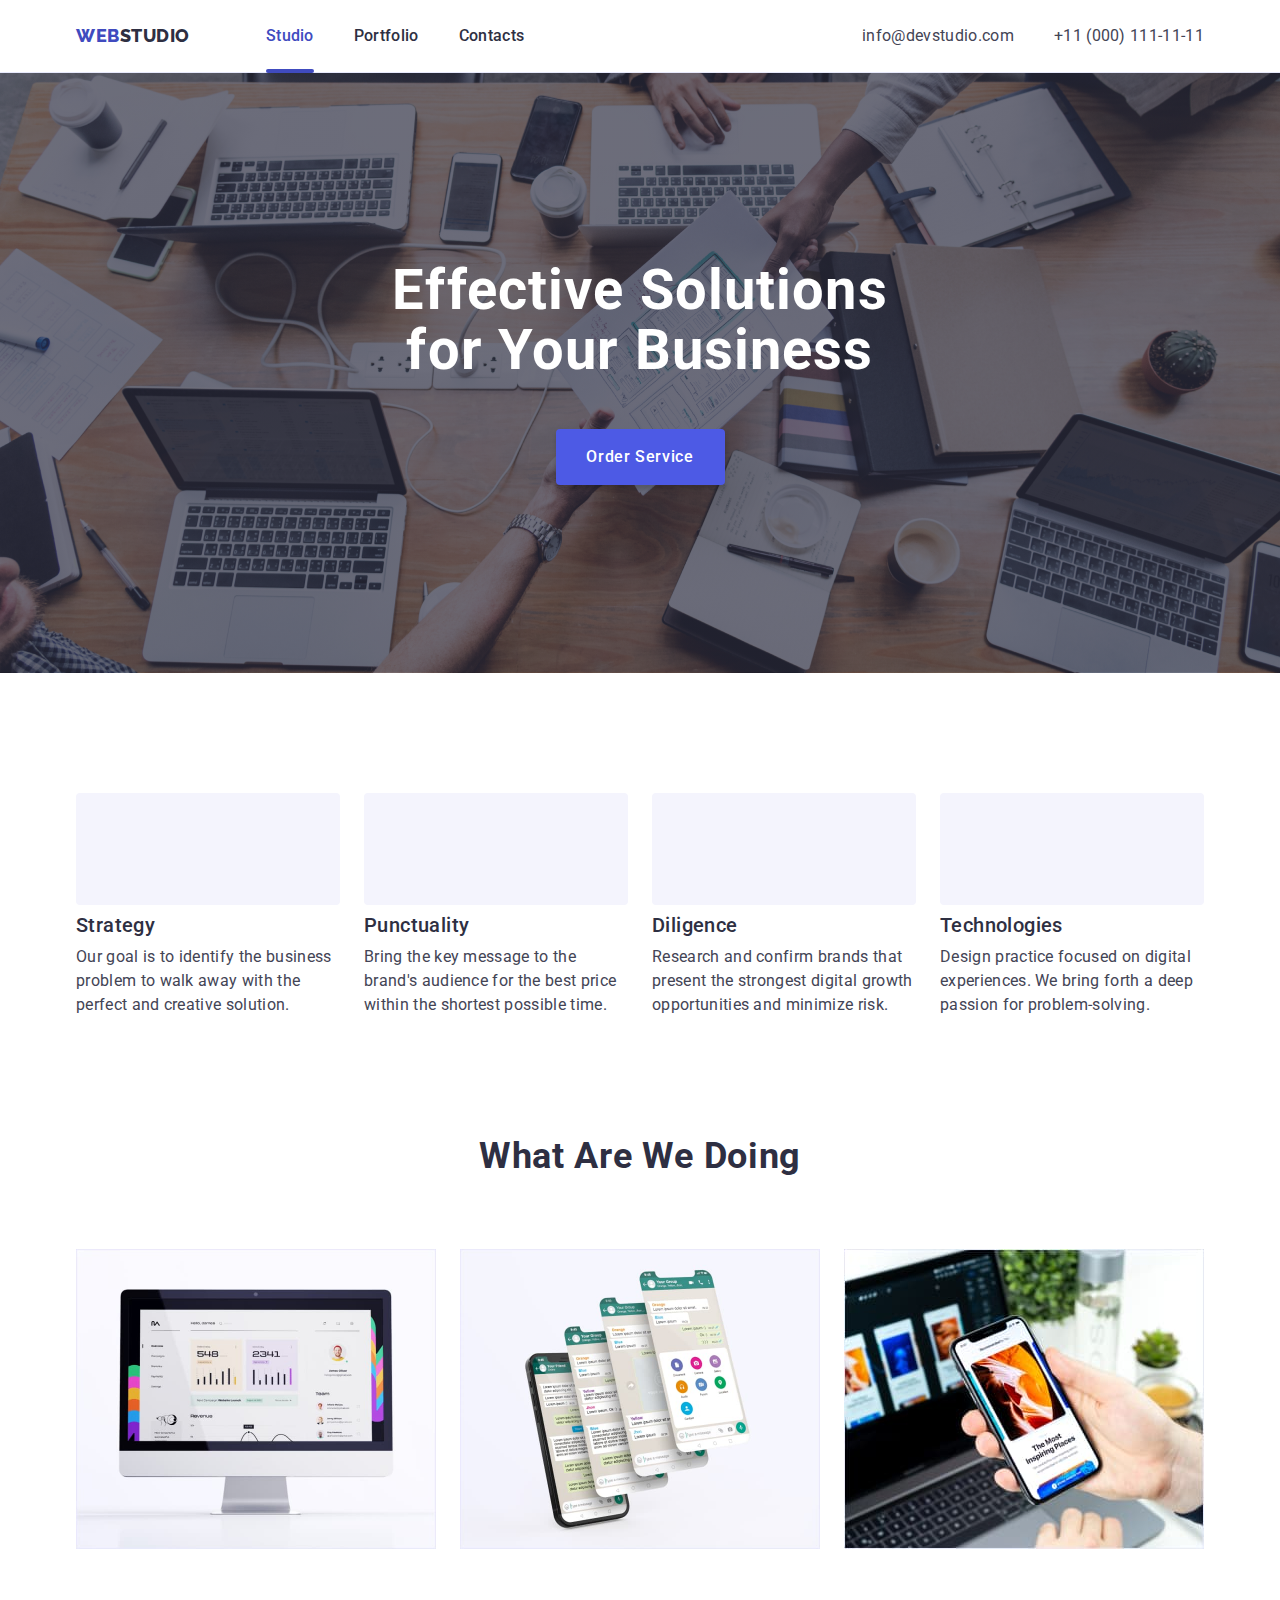
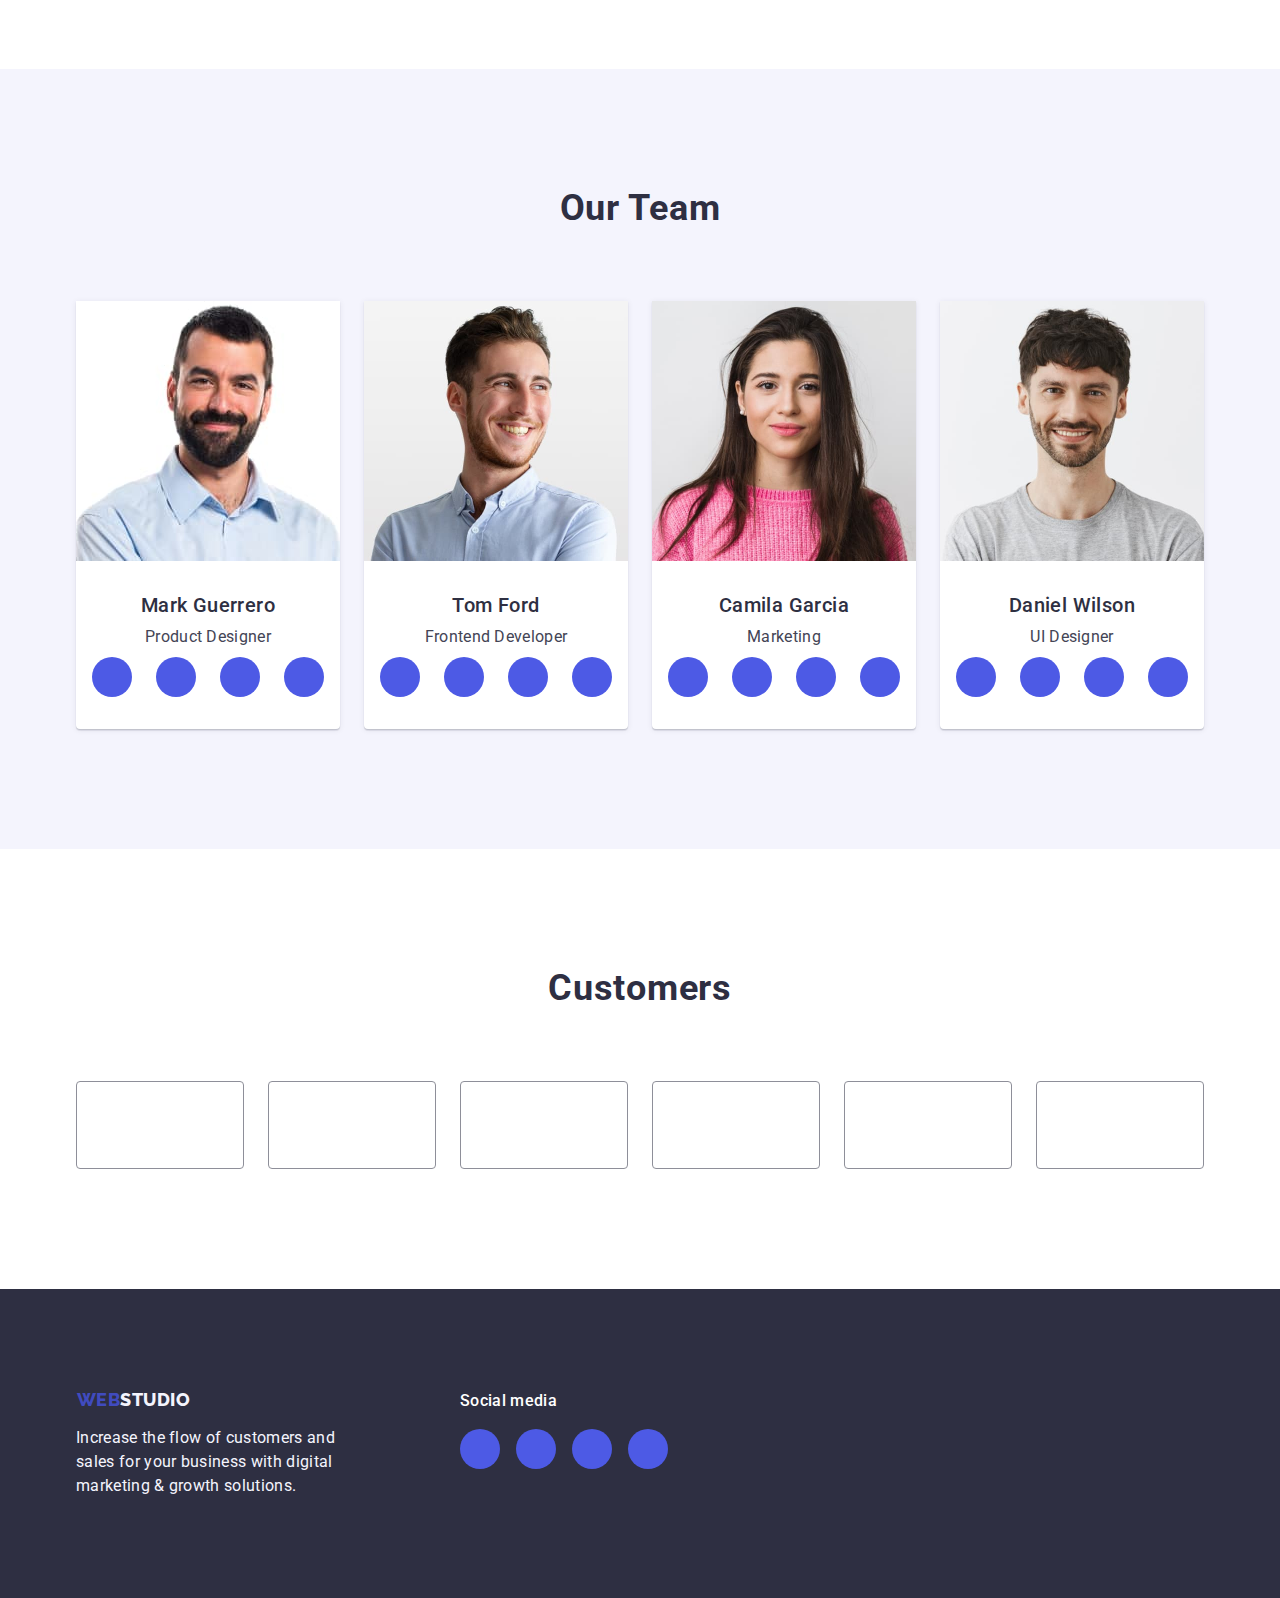
<file: index.html>
<!DOCTYPE html>
<html lang="en">
  <head>
    <meta charset="UTF-8" />
    <meta http-equiv="X-UA-Compatible" content="IE=edge" />
    <meta name="viewport" content="width=device-width, initial-scale=1.0" />
    <title>WebStudio</title>
    <!-- Fonts -->
    <link rel="preconnect" href="https://fonts.googleapis.com">
<link rel="preconnect" href="https://fonts.gstatic.com" crossorigin>
<link href="https://fonts.googleapis.com/css2?family=Raleway:wght@800&family=Roboto:wght@400;500;700;900&display=swap" rel="stylesheet">
    <!--Normalize  -->
    <link rel="stylesheet" href="https://cdn.jsdelivr.net/npm/modern-normalize@2.0.0/modern-normalize.min.css">
    <!-- Custom styles -->
    <link rel="stylesheet" href="./css/styles.css" />
  </head>
  <body>
    <!-- header section -->
    <header class="header">
      <!-- Menu Nav -->
      <div class="header-container container">
      <nav class="header-nav">
        <a class="link logo" href="./index.html">Web<span class="dark-studio">Studio</span></a>
        <ul class="nav-link list">
          <li>
            <a class="link nav-list active" href="./index.html">Studio</a>
          </li>
          <li>
            <a class="link nav-list" href="./portfolio.html">Portfolio</a>
          </li>
          <li>
            <a class="link nav-list" href="">Contacts</a>
          </li>
        </ul>
      </nav>
      <!-- Contacts -->
      <address class="address">
        <ul class="adress-link list" id="Cont">
          <li class="address-item">
            <a class="link address-mail" href="mailto:info@devstudio.com" target="_blank"
              >info@devstudio.com</a
            >
          </li>
          <li class="address-item">
            <a class="link address-mail" href="tel:+110001111111" target="_blank">+11 (000) 111-11-11</a>
          </li>
        </ul>
      </address>
      </div>
    </header>
    <!-- Main block -->
    <main class="main">
      <!-- Hero section-->
      <section class="hero section ">
        <div class="hero-container container">
          <h1 class="hero-title">Effective Solutions for Your Business</h1>
          <button class="hero-btn btn" type="button" data-modal-open>Order Service</button>
        </div>
      </section>
      <!-- Benefits section -->
      <section class="benefits-section">
        <div class="div-benefits container">
          <h2 class="visually-hidden">Features</h2>
          <ul class="benefits-list list">
            <li class="benefits-item">
              
              <div class="div-benefits-icon">
                <svg class="benefits-icon" width="64" height="64">
                  <use href="./images/icons.svg#icon-antenna"></use>
                  </svg>
              </div>

              <h3 class="benefits-item-title">Strategy</h3>
              <p class="benefits-item-title-content">
                Our goal is to identify the business problem to walk away with the
                perfect and creative solution.
              </p>
            </li>
            <li class="benefits-item">
              <div class="div-benefits-icon">
                <svg class="benefits-icon" width="64" height="64">
                  <use href="./images/icons.svg#icon-clock"></use>
                  </svg>
              </div>
              <h3 class="benefits-item-title">Punctuality</h3>
              <p class="benefits-item-title-content">
                Bring the key message to the brand's audience for the best price
                within the shortest possible time.
              </p>
            </li>
            <li class="benefits-item">
              <div class="div-benefits-icon">
                <svg class="benefits-icon" width="64" height="64">
                  <use href="./images/icons.svg#icon-diagram"></use>
                  </svg>
              </div>
              <h3 class="benefits-item-title">Diligence</h3>
              <p class="benefits-item-title-content">
                Research and confirm brands that present the strongest digital
                growth opportunities and minimize risk.
              </p>
            </li>
            <li class="benefits-item">
              <div class="div-benefits-icon">
                <svg class="benefits-icon" width="64" height="64">
                  <use href="./images/icons.svg#icon-astronaut"></use>
                  </svg>
              </div>
              <h3 class="benefits-item-title">Technologies</h3>
              <p class="benefits-item-title-content">
                Design practice focused on digital experiences. We bring forth a
                deep passion for problem-solving.
              </p>
            </li>
          </ul>
        </div>
      </section>
      <!-- What are we doing? -->
      <section class="doing-section ">
        <div class="div-doing container">
          <h2 class="doing-title">What are we doing</h2>
          <ul class="doing-list list">
            <li class="doing-item">
              <img class="doing-img"
                src="./images/images.jpg"
                alt="computer"
                width="360"
                height="300"
              />
            </li>
            <li class="doing-item">
              <img class="doing-img"
                src="./images/images1.jpg"
                alt="phone with messages"
                width="360"
                height="300"
              />
            </li>
            <li class="doing-item">
              <img class="doing-img"
                src="./images/images2.jpg"
                alt="phone with text(the most inspiring places)"
                width="360"
                height="300"
              />
            </li>
          </ul>
        </div>
      </section>
      <!-- Our team -->
      <section class="team-section">
        <div class="team-container container">
          <h2 class="team-title">Our Team</h2>
          <ul class="team-list list">
            <li class="team-item">
              <img class="team-img"
                src="./images/imagesM1.jpg"
                alt="Mark's photo"
                width="264"
                height="260"
              />
              <div class="div-team-members">
                <h3 class="team-item-title">Mark Guerrero</h3>
                <p class="team-item-content">Product Designer</p>
                  <ul class="team-list-icon list">

                    <li class="team-item-icon">
                      <a href="" class="team-icon-link link">
                        <svg class="team-icon" width="16" height="16">
                          <use href="./images/icons.svg#icon-instagram"></use>
                          </svg>

                      </a>
                    </li>
                    <li class="team-item-icon">
                      <a href="" class="team-icon-link link">
                        <svg class="team-icon" width="16" height="16">
                          <use href="./images/icons.svg#icon-twitter"></use>
                        </svg>

                      </a>
                    </li>
                    <li class="team-item-icon">
                      <a href="" class="team-icon-link link">
                        <svg class="team-icon" width="16" height="16">
                          <use href="./images/icons.svg#icon-facebook"></use>
                        </svg>

                      </a>
                    </li>
                    <li class="team-item-icon">
                      <a href="" class="team-icon-link link">
                        <svg class="team-icon" width="16" height="16">
                          <use href="./images/icons.svg#icon-linkedin"></use>
                        </svg>

                      </a>
                    </li>
                  </ul>
              </div>
            </li>

            <li class="team-item">
              <img class="team-img"
                src="./images/imagesT2.jpg"
                alt="Tom's photo"
                width="264"
                height="260"
              />
              <div class="div-team-members">
                 <h3 class="team-item-title">Tom Ford</h3>
                 <p class="team-item-content">Frontend Developer</p>

                  <ul class="team-list-icon list">
                    <li class="team-item-icon">
                      <a href="" class="team-icon-link link">
                        <svg class="team-icon" width="16" height="16">
                          <use href="./images/icons.svg#icon-instagram"></use>
                          </svg>

                      </a>
                    </li>

                    <li class="team-item-icon">
                      <a href="" class="team-icon-link link">
                        <svg class="team-icon" width="16" height="16">
                          <use href="./images/icons.svg#icon-twitter"></use>
                        </svg>

                      </a>
                    </li>
                    <li class="team-item-icon">
                      <a href="" class="team-icon-link link">
                        <svg class="team-icon" width="16" height="16">
                          <use href="./images/icons.svg#icon-facebook"></use>
                        </svg>

                      </a>
                    </li>
                    <li class="team-item-icon">
                      <a href="" class="team-icon-link link">
                        <svg class="team-icon" width="16" height="16">
                          <use href="./images/icons.svg#icon-linkedin"></use>
                        </svg>

                      </a>
                    </li>
                  </ul>
              </div>
            </li>

            <li class="team-item">
              <img class="team-img"
                src="./images/imagesC3.jpg"
                alt="Camila's photo"
                width="264"
                height="260"
              />
              <div class="div-team-members">
                 <h3 class="team-item-title">Camila Garcia</h3>
                 <p class="team-item-content">Marketing</p>

                  <ul class="team-list-icon list">
                    <li class="team-item-icon">
                      <a href="" class="team-icon-link link">
                        <svg class="team-icon" width="16" height="16">
                          <use href="./images/icons.svg#icon-instagram"></use>
                          </svg>

                      </a>
                    </li>
                    <li class="team-item-icon">
                      <a href="" class="team-icon-link link">
                        <svg class="team-icon" width="16" height="16">
                          <use href="./images/icons.svg#icon-twitter"></use>
                        </svg>

                      </a>
                    </li>
                    <li class="team-item-icon">
                      <a href="" class="team-icon-link link">
                        <svg class="team-icon" width="16" height="16">
                          <use href="./images/icons.svg#icon-facebook"></use>
                        </svg>

                      </a>
                    </li>
                    <li class="team-item-icon">
                      <a href="" class="team-icon-link link">
                        <svg class="team-icon" width="16" height="16">
                          <use href="./images/icons.svg#icon-linkedin"></use>
                        </svg>

                      </a>
                    </li>
                  </ul>
              </div>
            </li>

            <li class="team-item">
              <img class="team-img"
                src="./images/imagesD4.jpg"
                alt="Daniel's photo"
                width="264"
                height="260"
              />
              <div class="div-team-members">
                 <h3 class="team-item-title">Daniel Wilson</h3>
                 <p class="team-item-content">UI Designer</p>
    
                  <ul class="team-list-icon list">
                    <li class="team-item-icon">
                      <a href="" class="team-icon-link link">
                        <svg class="team-icon" width="16" height="16">
                          <use href="./images/icons.svg#icon-instagram"></use>
                          </svg>

                      </a>
                    </li>
                    <li class="team-item-icon">
                      <a href="" class="team-icon-link link">
                        <svg class="team-icon" width="16" height="16">
                          <use href="./images/icons.svg#icon-twitter"></use>
                        </svg>

                      </a>
                    </li>
                    <li class="team-item-icon">
                      <a href="" class="team-icon-link link">
                        <svg class="team-icon" width="16" height="16">
                          <use href="./images/icons.svg#icon-facebook"></use>
                        </svg>

                      </a>
                    </li>
                    <li class="team-item-icon">
                      <a href="" class="team-icon-link link">
                        <svg class="team-icon" width="16" height="16">
                          <use href="./images/icons.svg#icon-linkedin"></use>
                        </svg>

                      </a>
                    </li>
                  </ul>
              </div>
            </li>
          </ul>
        </div>
      </section>
      <!-- Customers -->
      <section class="clients-section">
        <div class="container">
          <h2 class="clients-title">Customers</h2>
          <ul class="clients-list list">
            <li class="clients-item">
              <a class="cliets-link link" href="" aria-label="logo-1">
                <svg class="clients-icon" width="104" height="56">
                  <use href="./images/icons.svg#icon-logo-1"></use>
                </svg>
              </a>
            </li>
            <li class="clients-item">
              <a class="cliets-link link" href="" aria-label="logo-2">
                <svg class="clients-icon" width="104" height="56">
                  <use href="./images/icons.svg#icon-logo-2"></use>
                </svg>
              </a>
            </li>
            <li class="clients-item">
              <a class="cliets-link link" href="" aria-label="logo-3" >
                <svg class="clients-icon" width="104" height="56">
                  <use href="./images/icons.svg#icon-logo-3"></use>
                </svg>
              </a>
            </li>
            <li class="clients-item">
              <a class="cliets-link link" href="" aria-label="logo-4">
                <svg class="clients-icon" width="104" height="56">
                  <use href="./images/icons.svg#icon-logo-4"></use>
                </svg>
              </a>
            </li>
            <li class="clients-item">
              <a class="cliets-link link" href="" aria-label="logo-5">
                <svg class="clients-icon" width="104" height="56">
                  <use href="./images/icons.svg#icon-logo-5"></use>
                </svg>
              </a>
            </li>
            <li class="clients-item">
              <a class="cliets-link link" href="" aria-label="logo-6">
                <svg class="clients-icon" width="104" height="56">
                  <use href="./images/icons.svg#icon-logo-6"></use>
                </svg>
              </a>
            </li>
          </ul>
        </div>
      </section>
    </main>
    <!-- Footer section -->
    <footer class="footer">
      <div class="footer-container container">

      <div class="div-footer">
        <a class="footer-logo link logo" href="./index.html">Web<span class="light-style">Studio</span></a>
        <p class="footer-content">
          Increase the flow of customers and sales for your business with digital
          marketing & growth solutions.
        </p>
      </div>
      <div class="div-footer-icon">
        <p class="footer-icon-content">Social media</p>
          <ul class="footer-list-icon">
            <li class="footer-item-icon">
              <a href="" class="footer-link-icon">
                <svg class="footer-icon" width="24" height="24">
                  <use href="./images/icons.svg#icon-instagram"></use>
                </svg>

              </a>
            </li>
            <li class="footer-item-icon">
              <a href="" class="footer-link-icon">
                <svg class="footer-icon" width="24" height="24">
                  <use href="./images/icons.svg#icon-twitter"></use>
                </svg>

              </a>
            </li>
            <li class="footer-item-icon">
              <a href="" class="footer-link-icon">
                <svg class="footer-icon" width="24" height="24">
                  <use href="./images/icons.svg#icon-facebook"></use>
                </svg>

              </a>
            </li>
            <li class="footer-item-icon">
              <a href="" class="footer-link-icon">
                <svg class="footer-icon" width="24" height="24">
                  <use href="./images/icons.svg#icon-linkedin"></use>
                </svg>

              </a>
            </li>
          </ul>
      </div>
    </div>
    </footer>
    <!-- Modal window -->
    <div class="backdrop is-hidden" data-modal>
      <div class="modal">
        <button type="button" class="modal-button" data-modal-close>
          <svg class="modal-icon" width="8" height="8">
            <use href="./images/icons.svg#icon-close-black"></use>
          </svg>
        </button>

      </div>
    </div>
    <script src="./js/modal.js"></script>
  </body>
</html>
</file>
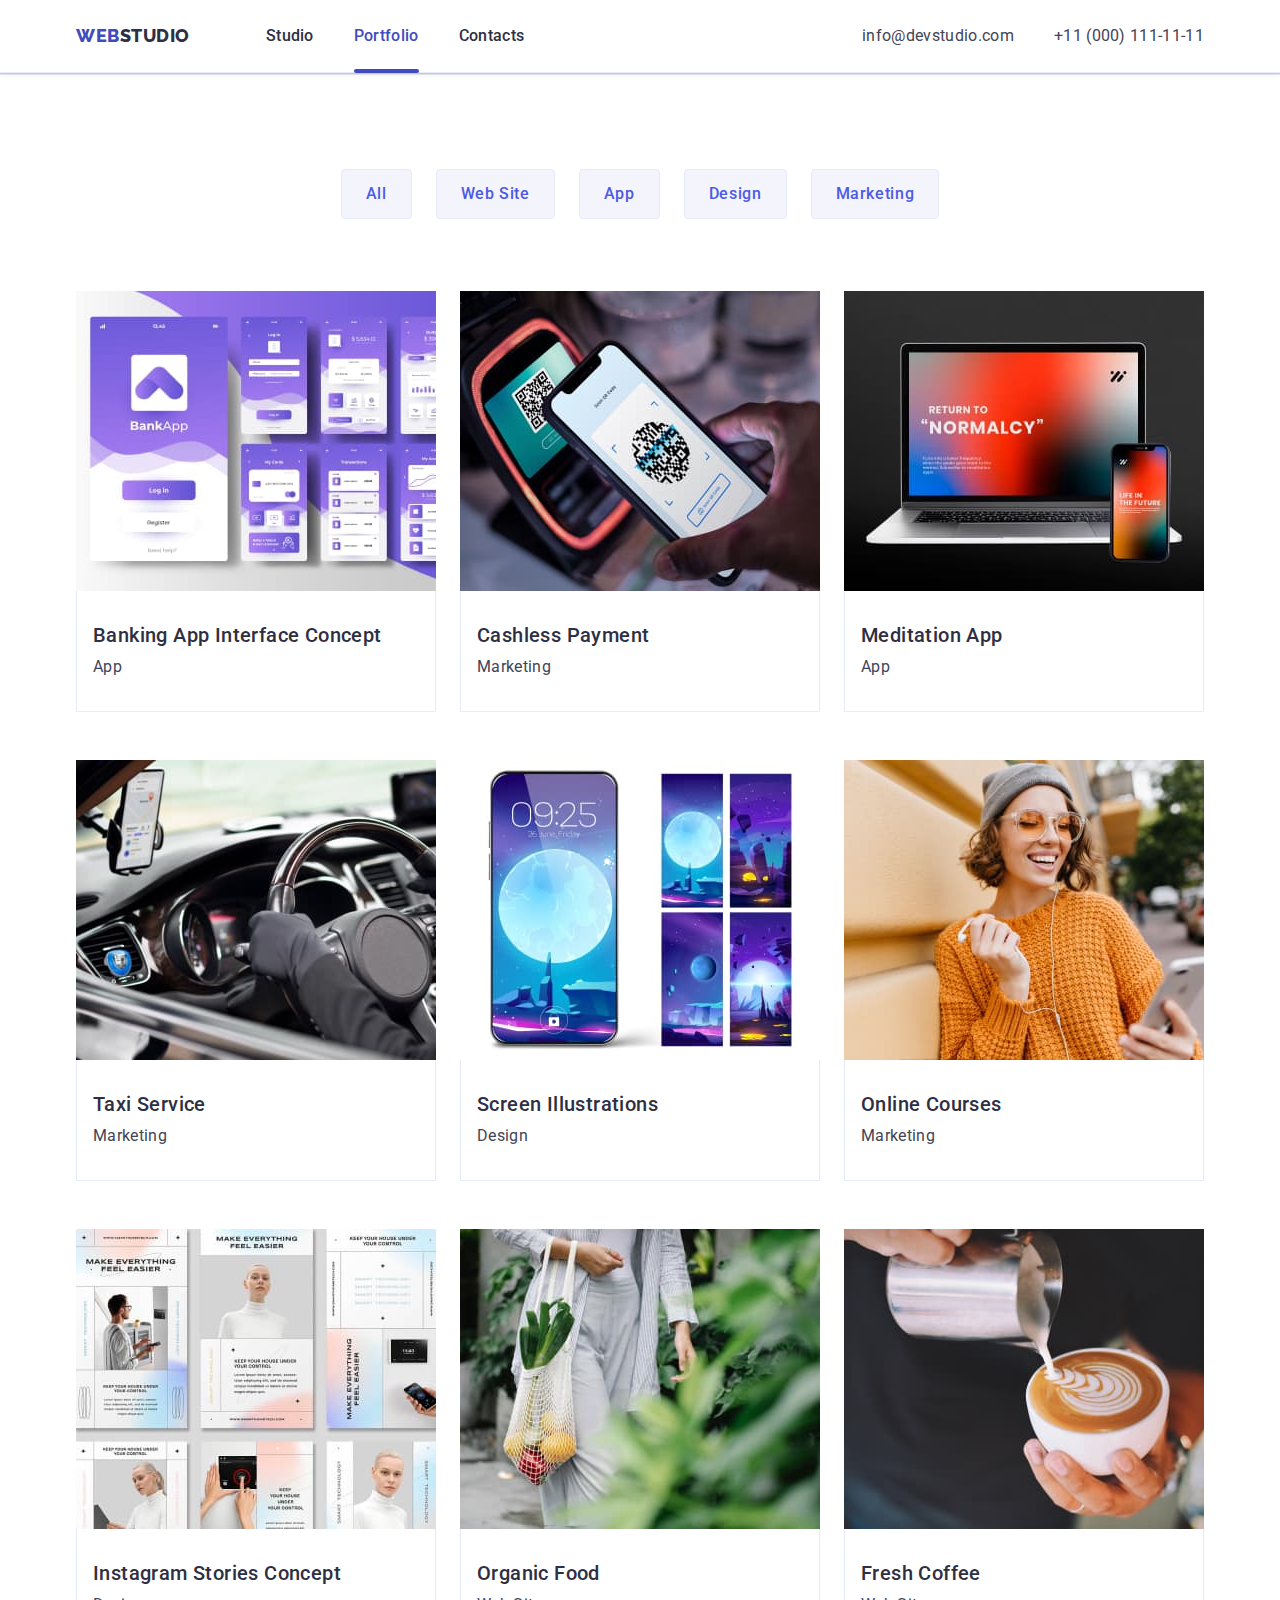
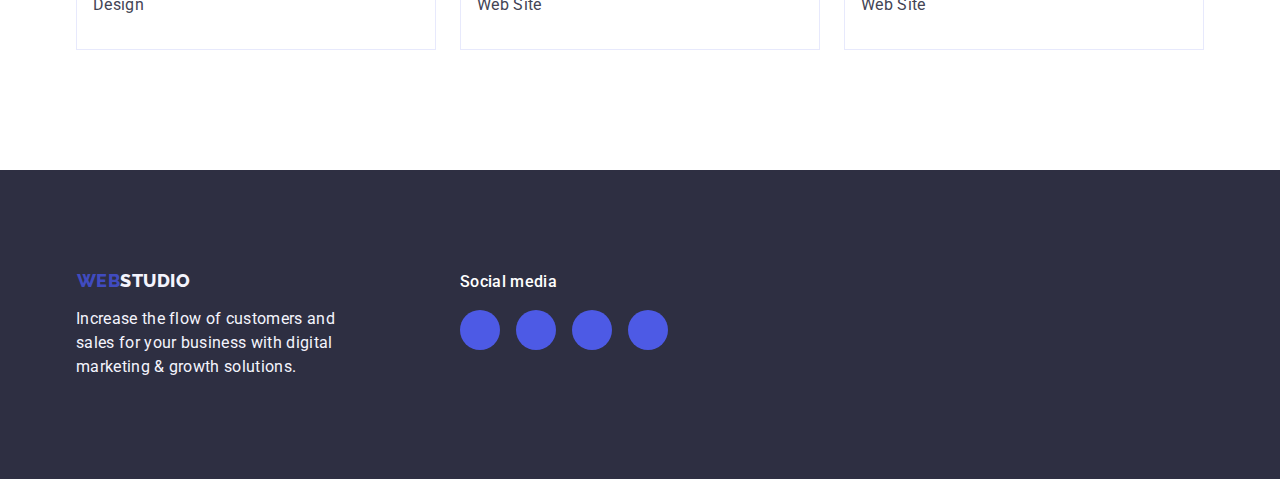
<file: portfolio.html>
<!DOCTYPE html>
<html lang="en">
  <head>
    <meta charset="UTF-8" />
    <meta http-equiv="X-UA-Compatible" content="IE=edge" />
    <meta name="viewport" content="width=device-width, initial-scale=1.0" />
    <title>Portfolio</title>
    <!-- Fonts -->
    <link rel="preconnect" href="https://fonts.googleapis.com">
<link rel="preconnect" href="https://fonts.gstatic.com" crossorigin>
<link href="https://fonts.googleapis.com/css2?family=Raleway:wght@800&family=Roboto:wght@400;500;700;900&display=swap" rel="stylesheet">
    <!-- Normalize -->
    <link rel="stylesheet" href="https://cdn.jsdelivr.net/npm/modern-normalize@2.0.0/modern-normalize.min.css">
    <!-- Custom styles -->
    <link rel="stylesheet" href="./css/styles.css" />
  </head>
  <body>
    <!-- header section -->
    <header class="header">
      <!-- Menu Nav -->
      <div class="header-container container">
      <nav class="header-nav">
        <a class="link logo" href="./index.html">Web<span class="dark-studio">Studio</span></a>
        <ul class="nav-link list">
          <li>
            <a class="link nav-list" href="./index.html">Studio</a>
          </li>
          <li>
            <a class="link nav-list active" href="./portfolio.html">Portfolio</a>
          </li>
          <li>
            <a class="link nav-list" href="">Contacts</a>
          </li>
        </ul>
      </nav>
      <!-- Contacts -->
      <address class="address">
        <ul class="adress-link list" id="Cont">
          <li class="address-item">
            <a class="link address-mail" href="mailto:info@devstudio.com" target="_blank"
              >info@devstudio.com</a
            >
          </li>
          <li class="address-item">
            <a class="link address-mail" href="tel:+110001111111" target="_blank">+11 (000) 111-11-11</a>
          </li>
        </ul>
      </address>
      </div>
    </header>
    <!-- Main block -->
    <main>
        <!-- Button section -->
        
            <section class="portfolio-section">
              <div class="button-container container">
                <h1 class="visually-hidden">Portfolio</h1>
                
                <ul class="button-list list">
                    <li class="button-item"><button class="button-item-style btn" type="button">All</button></li>
                    <li class="button-item"><button class="button-item-style btn" type="button">Web Site</button></li>
                    <li class="button-item"><button class="button-item-style btn" type="button">App</button></li>
                    <li class="button-item"><button class="button-item-style btn" type="button">Design</button></li>
                    <li class="button-item"><button class="button-item-style btn" type="button">Marketing</button></li>
                </ul>
                
                <!-- Images -->
                  <ul class="images-list list">
                      <li class="portfolio-item">
                        <a class="images-link link" href="">
                        <div class="div-overflow"><img class="portfolio-images" src="./images/img-8.jpg" alt="App's photo" width="360">
                        <p class="overlay">14 Stylish and User-Friendly App Design Concepts · Task Manager App · Calorie Tracker App · Exotic Fruit Ecommerce App · Cloud Storage App</p>
                      </div>
                      <div class="portfolio-container">
                        <h2 class="portfolio-title">Banking App Interface Concept</h2>
                        <p class="portfolio-content">App</p>
                      </div>
                    </a>
                  </li>
                      <li class="portfolio-item">
                        <a class="images-link link" href="">
                      <div class="div-overflow"><img class="portfolio-images" src="./images/img-7.jpg" alt="scanning qr code" width="360">
                        <p class="overlay">14 Stylish and User-Friendly App Design Concepts · Task Manager App · Calorie Tracker App · Exotic Fruit Ecommerce App · Cloud Storage App</p>
                      </div>
                        <div class="portfolio-container">
                          <h2 class="portfolio-title">Cashless Payment</h2>
                          <p class="portfolio-content">Marketing</p>
                        </div>
                      
                    </a>
                  </li>
                      <li class="portfolio-item">
                        <a class="images-link link" href="">
                      <div class="div-overflow"><img class="portfolio-images" src="./images/img-6.jpg" alt="Photo with computer and phone with app" width="360">
                        <p class="overlay">14 Stylish and User-Friendly App Design Concepts · Task Manager App · Calorie Tracker App · Exotic Fruit Ecommerce App · Cloud Storage App</p>
                      </div>
                      <div class="portfolio-container">
                        <h2 class="portfolio-title">Meditation App</h2>
                        <p class="portfolio-content">App</p>
                      </div>
                    </a>
                  </li>
                      <li class="portfolio-item">
                        <a class="images-link link" href="">
                      <div class="div-overflow"><img class="portfolio-images" src="./images/img-5.jpg" alt="driver in black car" width="360">
                        <p class="overlay">14 Stylish and User-Friendly App Design Concepts · Task Manager App · Calorie Tracker App · Exotic Fruit Ecommerce App · Cloud Storage App</p>
                      </div>
                      <div class="portfolio-container">
                        <h2 class="portfolio-title">Taxi Service</h2>
                        <p class="portfolio-content">Marketing</p>
                      </div>
                    </a>
                  </li>
                      <li class="portfolio-item">
                        <a class="images-link link" href="">
                      <div class="div-overflow"><img class="portfolio-images" src="./images/img-4.jpg" alt="phone screen with image" width="360">
                        <p class="overlay">14 Stylish and User-Friendly App Design Concepts · Task Manager App · Calorie Tracker App · Exotic Fruit Ecommerce App · Cloud Storage App</p>
                      </div>
                      <div class="portfolio-container">
                        <h2 class="portfolio-title">Screen Illustrations</h2>
                        <p class="portfolio-content">Design</p>
                      </div>
                    </a>
                  </li>
                      <li class="portfolio-item">
                        <a class="images-link link" href="">
                      <div class="div-overflow"><img class="portfolio-images" src="./images/img-3.jpg" alt="girl smiling" width="360">
                        <p class="overlay">14 Stylish and User-Friendly App Design Concepts · Task Manager App · Calorie Tracker App · Exotic Fruit Ecommerce App · Cloud Storage App</p>
                      </div>
                      <div class="portfolio-container">
                        <h2 class="portfolio-title">Online Courses</h2>
                        <p class="portfolio-content">Marketing</p>
                      </div>
                    </a>
                  </li>
                      <li class="portfolio-item">
                        <a class="images-link link" href="">
                      <div class="div-overflow"><img class="portfolio-images" src="./images/img-2.jpg" alt="photo with design" width="360">
                        <p class="overlay">14 Stylish and User-Friendly App Design Concepts · Task Manager App · Calorie Tracker App · Exotic Fruit Ecommerce App · Cloud Storage App</p>
                      </div>
                      <div class="portfolio-container">
                        <h2 class="portfolio-title">Instagram Stories Concept</h2>
                        <p class="portfolio-content">Design</p>
                      </div>
                    </a>
                  </li>
                      <li class="portfolio-item">
                        <a class="images-link link" href="">
                      <div class="div-overflow"><img class="portfolio-images" src="./images/img-1.jpg" alt="woman with products" width="360">
                        <p class="overlay">14 Stylish and User-Friendly App Design Concepts · Task Manager App · Calorie Tracker App · Exotic Fruit Ecommerce App · Cloud Storage App</p>
                      </div>
                      <div class="portfolio-container">
                        <h2 class="portfolio-title">Organic Food</h2>
                        <p class="portfolio-content">Web Site</p>
                      </div>
                    </a>
                  </li>
                      <li class="portfolio-item">
                        <a class="images-link link" href="">
                      <div class="div-overflow"><img class="portfolio-images" src="./images/img.jpg" alt="photo with cofe" width="360">
                        <p class="overlay">14 Stylish and User-Friendly App Design Concepts · Task Manager App · Calorie Tracker App · Exotic Fruit Ecommerce App · Cloud Storage App</p>
                      </div>
                      <div class="portfolio-container">
                        <h2 class="portfolio-title">Fresh Coffee</h2>
                        <p class="portfolio-content">Web Site</p>
                      </div>
                    </a>
                  </li>
                  </ul>
              </div>
            </section>
    </main>
    <!-- Footer section -->
    <footer class="footer">
      <div class="footer-container container">

      <div class="div-footer">
        <a class="footer-logo link logo" href="./index.html">Web<span class="light-style">Studio</span></a>
        <p class="footer-content">
          Increase the flow of customers and sales for your business with digital
          marketing & growth solutions.
        </p>
      </div>
      <div class="div-footer-icon">
        <p class="footer-icon-content">Social media</p>
          <ul class="footer-list-icon">
            <li class="footer-item-icon">
              <a href="" class="footer-link-icon">
                <svg class="footer-icon" width="24" height="24">
                  <use href="./images/icons.svg#icon-instagram"></use>
                </svg>

              </a>
            </li>
            <li class="footer-item-icon">
              <a href="" class="footer-link-icon">
                <svg class="footer-icon" width="24" height="24">
                  <use href="./images/icons.svg#icon-twitter"></use>
                </svg>

              </a>
            </li>
            <li class="footer-item-icon">
              <a href="" class="footer-link-icon">
                <svg class="footer-icon" width="24" height="24">
                  <use href="./images/icons.svg#icon-facebook"></use>
                </svg>

              </a>
            </li>
            <li class="footer-item-icon">
              <a href="" class="footer-link-icon">
                <svg class="footer-icon" width="24" height="24">
                  <use href="./images/icons.svg#icon-linkedin"></use>
                </svg>

              </a>
            </li>
          </ul>
      </div>
    </div>
    </footer>
  </body>
</html>
</file>
<file: css/styles.css>
/* Commot styles */
body {
    font-family: 'Roboto', sans-serif;
    color: var(--brand-color);
    background-color: var(--primary-whitef-color); 
}
:root {
    --brand-color: #434455;
    --primary-blue-color: #4d5ae5;
    --primary-navyblue-color: #2E2F42;
    --primary-white-color: #F4F4FD;
    --primary-whitef-color: #ffffff;
    --primary-ocean-color: #404BBF;
    --primary-whiteborder-color: #e7e9fc;
    --primary-light-slate-color: #8E8F99;
    --primary-green-color:#31D0AA;
    --primary-modal-window-color:#FCFCFC;
    
}
/* Reset */
h1,h2,h3,h4,h5,h6, p{
    margin: 0 auto;
}
ul,ol {
    list-style: none;
    margin: 0;
    padding: 0;
}
a {
    text-decoration: none;  
}
img {
    display: block;
    max-width: 100%;
    height: auto;
}
.link {
    text-decoration: none;
}
.list {
    list-style: none;
}
.container {
    width: 1158px;
    margin: 0 auto;
    padding: 0 15px;
}
.visually-hidden {
    position: absolute;
    width: 1px;
    height: 1px;
    margin: -1px;
    border: 0;
    padding: 0;
    
    white-space: nowrap;
    clip-path: inset(100%);
    clip: rect(0 0 0 0);
    overflow: hidden;
}

/* Header styles */
.header {
    box-shadow: 0px 2px 1px rgba(46, 47, 66, 0.08), 0px 1px 1px rgba(46, 47, 66, 0.16), 0px 1px 6px rgba(46, 47, 66, 0.08);
    border-bottom: 1px solid var(--primary-whiteborder-color);
}

.header-container {
    display: flex;
    justify-content: space-between;
   
}
.header-nav {
    display: flex;
    text-align: center;
    align-items: center;
   
}

.logo {
    text-align: center;
    margin-right: 76px;
    padding:24px 0;
    font-family: 'Raleway',sans-serif;
font-weight: 800;
font-size: 18px;
line-height: 1.17;
letter-spacing: 0.03em;
text-transform: uppercase;
color: var(--primary-ocean-color)

}

.dark-studio {
    color: var(--primary-navyblue-color);
}
.nav-link {
    display: flex;
    align-items: center;
    gap: 40px;
}
.nav-list {
    position: relative;
font-weight: 500;
font-size: 16px;
line-height: 1.5;
letter-spacing: 0.02em;
color: var(--primary-navyblue-color);
padding:24px 0;
display: block;
transition: color 250ms cubic-bezier(0.4, 0, 0.2, 1);
}
.nav-list.active {
    color: var(--primary-ocean-color)
}
.nav-list.active::after {
    position: absolute;
    bottom: -1px;
    left: 0;
    content: "";
    display: block;
    width: 100%;
    height: 4px;
    background-color: var(--primary-ocean-color);
    border-radius: 2px;
}
.nav-list:hover,
.nav-list:focus {
    color: var(--primary-ocean-color);
}
.address {
    display: flex;
    align-items: center;
    font-style: normal;
}

.adress-link {
    display: flex;
    text-align: center;
    gap: 40px;
}
.address-item {
    align-items: center;
    padding: 24px 0;
}
.address-mail {
font-size: 16px;
line-height: 1.5;
letter-spacing: 0.02em;
color: var(--brand-color);
transition: color 250ms cubic-bezier(0.4, 0, 0.2, 1);
}
.address-mail:hover,
.address-mail:focus {
    color: var(--primary-ocean-color);
}
/* Hero styles */
.hero-container {

}
.hero {
    max-width: 1440px;
    margin: 0 auto;
    background-image: linear-gradient(rgba(46, 47, 66, 0.7), rgba(46, 47, 66, 0.7)), url(../images/people-office.jpg);
    background-repeat: no-repeat;
    background-position: center;
    background-size: cover;
    background-color: var(--primary-navyblue-color);
    padding-top: 188px;
    padding-bottom: 188px;
}
.hero-title {
    
    max-width: 496px;
font-weight: 700;
font-size: 56px;
line-height: 1.07;
text-align: center;
letter-spacing: 0.02em;
color: var(--primary-whitef-color); 
margin-bottom: 48px; 
}
.hero-btn {
    font-family: "Roboto", sans-serif;
    cursor: pointer;
    font-weight: 500;
    font-size: 16px;
    line-height: 1.5;
    letter-spacing: 0.04em;
    color: var(--primary-whitef-color);
background: var(--primary-blue-color);
min-width: 169px;
height: 56px;
border-radius: 4px;
box-shadow: 0px 4px 4px 0px rgba(0, 0, 0, 0.15);
display: block;
margin: 0 auto;
border: none; 

transition: background-color 250ms cubic-bezier(0.4, 0, 0.2, 1);
}
.hero-btn:hover {
    background: var(--primary-ocean-color);
}
.hero-btn:focus{
    background: var(--primary-ocean-color);
}
/* Benefits styles */
.benefits-section {
    padding: 120px 0;
}
.div-benefits {
}
.benefits-title {
}
.benefits-list {
    display: flex;
    gap: 24px;
    
    
}
.benefits-item {
    width: calc((100% - 48px) / 3);
}
.div-benefits-icon {
    display: flex;
    justify-content: center;
    align-items: center;

    width: 264px;
    height: 112px;
    border-radius: 4px;
background: var(--primary-white-color);
margin-bottom: 8px;
}
.benefits-icon{

}
.benefits-item-title {
font-weight: 500;
font-size: 20px;
line-height: 1.2;
letter-spacing: 0.02em;
color: var(--primary-navyblue-color);
margin-bottom: 8px;
}
.benefits-item-title-content {
font-size: 16px;
line-height: 1.5;
letter-spacing: 0.02em;
color: var(--brand-color);
}
/* Doing section */
.doing-section {
    padding-bottom: 120px;
}
.doing-title {
    font-weight: 700;
font-size: 36px;
line-height: 1.11;
text-align: center;
letter-spacing: 0.02em;
text-transform: capitalize;
color: var(--primary-navyblue-color);
margin-bottom: 72px;
}
.doing-list {
    display: flex;
    gap: 24px;
}
.doing-item {
    width: calc((100% - 48px) / 3);
    
}
.doing-img {
   
}
/* Team section */
.team-section {
    padding: 120px 0;
    background-color: var(--primary-white-color);
}
.team-title {
font-weight: 700;
font-size: 36px;
line-height: 1.11;
text-align: center;
letter-spacing: 0.02em;
text-transform: capitalize;
color: var(--primary-navyblue-color);
margin-bottom: 72px;
}
.team-list {
    display: flex;
    justify-content: space-between;
    gap: 24px;

}
.team-item {
    width: calc((100% - 3 * 24px) / 4);
    background-color: var(--primary-whitef-color);
    box-shadow: 0px 1px 6px rgba(46, 47, 66, 0.08), 0px 1px 1px rgba(46, 47, 66, 0.16), 0px 2px 1px rgba(46, 47, 66, 0.08);
    border-radius: 0px 0px 4px 4px;
}
.team-img {
}
.div-team-members {
    padding: 32px 0;
}
.team-item-title {
    text-align: center;
    margin-bottom: 8px;
font-weight: 500;
font-size: 20px;
line-height: 1.2;
letter-spacing: 0.02em;
color: var(--primary-navyblue-color);
}
.team-item-content {
    text-align: center;
    margin-bottom: 8px;
font-size: 16px;
line-height: 1.5;
letter-spacing: 0.02em;
color: var(--brand-color);
}

.team-list-icon {
    display: flex;
    justify-content: center;
    gap: 24px;
}
.team-icon-link {
    display: flex;
    justify-content: center;
    align-items: center;

    transition: background-color 250ms cubic-bezier(0.4, 0, 0.2, 1);

    width: 100%;
    height: 100%;
    background-color: var(--primary-blue-color);
    border-radius: 50%;
}
.team-item-icon {
    width: 40px;
    height:40px;

}
.team-icon-link:hover,
.team-icon-link:focus {
    background-color: var(--primary-ocean-color);
}
.team-icon {
    fill: var(--primary-white-color);
}

/* Clients */
.clients-section {
    padding: 120px 0;
}
.clients-title {
    font-weight: 700;
font-size: 36px;
line-height: 1.11;
text-align: center;
letter-spacing: 0.02em;
text-transform: capitalize;
color: var(--primary-navyblue-color);

margin-bottom: 72px;

}
.clients-list {
    display: flex;
    justify-content: center;
    gap: 24px;
    

}
.clients-item {
}
.cliets-link {
    display: flex;
    justify-content: center;
    align-items: center;
    color: var(--primary-light-slate-color);

    width: 168px;
    height: 88px;
    border: 1px solid var(--primary-light-slate-color);
    border-radius: 4px;

    transition: border-color 250ms cubic-bezier(0.4, 0, 0.2, 1), color 250ms cubic-bezier(0.4, 0, 0.2, 1);

}
.clients-icon {
    fill: currentColor;
}
.cliets-link:hover,
.cliets-link:focus {
    border-color:var(--primary-ocean-color);
    color: var(--primary-ocean-color);
}
/* Footer styles */
.footer {
    padding: 100px 0;
    background-color: var(--primary-navyblue-color);
}
.footer-container {
    display: flex;
    align-items: baseline;
}
.div-footer {
    margin: 0 120px 0 0;
}
.footer-logo {
    display: inline-block;
    margin: 0 0 16px 0;
    padding-top: 0;
    padding-bottom: 0;
    width: 115px;
}
.light-style {
    color: var(--primary-white-color);

}
.footer-content {
font-size: 16px;
line-height: 1.5;
letter-spacing: 0.02em;
color: var(--primary-white-color);
max-width: 264px;
min-height: 72px;
}
.div-footer-icon {
    width: 208px;
}
.footer-icon-content {
    font-size: 16px;
    font-weight: 500;
    line-height: 24px;
    letter-spacing: 0.32px;
    color: var(--primary-whitef-color);
    margin-bottom: 16px;
}
.footer-list-icon {
    display: flex;
    justify-content: center;
    align-items: center;
    gap: 16px;

}
.footer-item-icon {

}
.footer-link-icon {
    display: flex;
    justify-content: center;
    align-items: center;

    width: 40px;
    height: 40px;
    background-color: var(--primary-blue-color);
    border-radius: 50%;

    transition: background-color 250ms cubic-bezier(0.4, 0, 0.2, 1);

}
.footer-link-icon:hover,
.footer-link-icon:focus {
    background-color: var(--primary-green-color);
}
.footer-icon {
    fill: var(--primary-white-color);
}

/* Button section */
.portfolio-section {
    padding-top: 96px; 
    padding-bottom: 120px;
}

.button-list {
    display: flex;
    justify-content: center;
    gap: 24px;
    margin-bottom: 72px

}
.button-item {
}
.button-item :hover {
    background-color: var(--primary-ocean-color);
    color:var(--primary-whitef-color);
    border: 1px solid transparent;

    box-shadow: 0px 3px 1px rgba(0, 0, 0, 0.1), 0px 2px 1px rgba(0, 0, 0, 0.08), 0px 2px 2px rgba(0, 0, 0, 0.12);
}
.button-item :focus {
    background-color: var(--primary-ocean-color);
    color:var(--primary-whitef-color);
    border: 1px solid transparent;

    box-shadow: 0px 3px 1px rgba(0, 0, 0, 0.1), 0px 2px 1px rgba(0, 0, 0, 0.08), 0px 2px 2px rgba(0, 0, 0, 0.12);
}
.button-item-style {
    padding: 12px 24px;
    border: 1px solid var(--primary-whiteborder-color);
    border-radius: 4px;
    font-family: "Roboto", sans-serif;
    cursor: pointer;
    font-weight: 500;
    font-size: 16px;
    line-height: 1.5;
    letter-spacing: 0.04em;
    color: var(--primary-blue-color);
    background-color: var(--primary-white-color);

    transition: color 250ms cubic-bezier(0.4, 0, 0.2, 1), background-color 250ms cubic-bezier(0.4, 0, 0.2, 1), border-color 250ms cubic-bezier(0.4, 0, 0.2, 1), box-shadow 250ms cubic-bezier(0.4, 0, 0.2, 1);
}
/* Portfolio styles */
.div-images {
}
.images-list{
    display: flex;
    flex-wrap: wrap;
    align-items: center;
    column-gap: 24px;
    row-gap: 48px;
}
.images-link {
    display: block;

    transition: box-shadow 250ms cubic-bezier(0.4, 0, 0.2, 1);
}
.images-link:hover .overlay,
.images-link:focus .overlay {
    transform: translateY(0);
}

.images-link:hover,
.images-link:focus {
    box-shadow: 0px 1px 6px rgba(46, 47, 66, 0.08), 0px 1px 1px rgba(46, 47, 66, 0.16), 0px 2px 1px rgba(46, 47, 66, 0.08);

}
.portfolio-item {
    width: calc((100% - 48px) / 3);

}
.div-overflow {
    position: relative;
    overflow: hidden;
}
.overlay {
    position: absolute;
    top:0;
    width:100%;
    height:100%;
  padding: 40px 32px;
  background-color: var(--primary-blue-color);
  color: var(--primary-white-color);
  font-family: sans-serif;
  font-size: 16px;
  line-height: 1.5;
  letter-spacing: 0.02em;
    transform: translateY(100%);
    transition: transform 250ms cubic-bezier(0.4, 0, 0.2, 1);
}
.portfolio-images {
}
.portfolio-container {
    padding: 32px 16px;
    border: 1px solid var(--primary-whiteborder-color);
    border-top: none;
}
.portfolio-title {
font-weight: 500;
font-size: 20px;
line-height: 1.2;
letter-spacing: 0.02em;
color: var(--primary-navyblue-color);
    margin-bottom: 8px;
}
.portfolio-content {
font-size: 16px;
line-height: 1.5;
letter-spacing: 0.02em;
color: var(--brand-color);

}
/* Modal styles */
.backdrop {
    position: fixed;
    top: 0;
    left: 0;

    width: 100%;
    height: 100%;

    background-color: rgba(46, 47, 66, 0.4);

    transition: opacity 250ms cubic-bezier(0.4, 0, 0.2, 1), visibility 250ms cubic-bezier(0.4, 0, 0.2, 1);
}
.backdrop.is-hidden {
    opacity: 0;
    visibility: hidden;
    pointer-events: none;
    
}
.modal {
    position: absolute;
    top:50%;
    left:50%;
    transform: translateX(-50%) translateY(-50%);
    width: 408px;
    min-height: 584px;
    background-color: var(--primary-modal-window-color);

    border-radius: 4px;

    box-shadow: 0px 1px 1px rgba(0, 0, 0, 0.14), 0px 1px 3px rgba(0, 0, 0, 0.12), 0px 2px 1px rgba(0, 0, 0, 0.2);

    transition: transform 250ms cubic-bezier(0.4, 0, 0.2, 1);
}
.modal-button {
    position: absolute;
    top:24px;
    right: 24px;

    display: flex;
    justify-content: center;
    align-items: center;

    width: 24px;
    height: 24px;

    padding: 0;
    border: 1px solid rgba(0, 0, 0, 0.10);
    border-radius: 50%;
    background: var(--primary-whiteborder-color);
    cursor: pointer;

    transition: background-color 250ms cubic-bezier(0.4, 0, 0.2, 1), border 250ms cubic-bezier(0.4, 0, 0.2, 1);
}
.modal-button:hover,
.modal-button:focus {
    background-color: var(--primary-ocean-color);
    border: none;
    fill: var(--primary-whitef-color);
}
.modal-icon {
    transition: fill 250ms cubic-bezier(0.4, 0, 0.2, 1);
    
}
</file>
